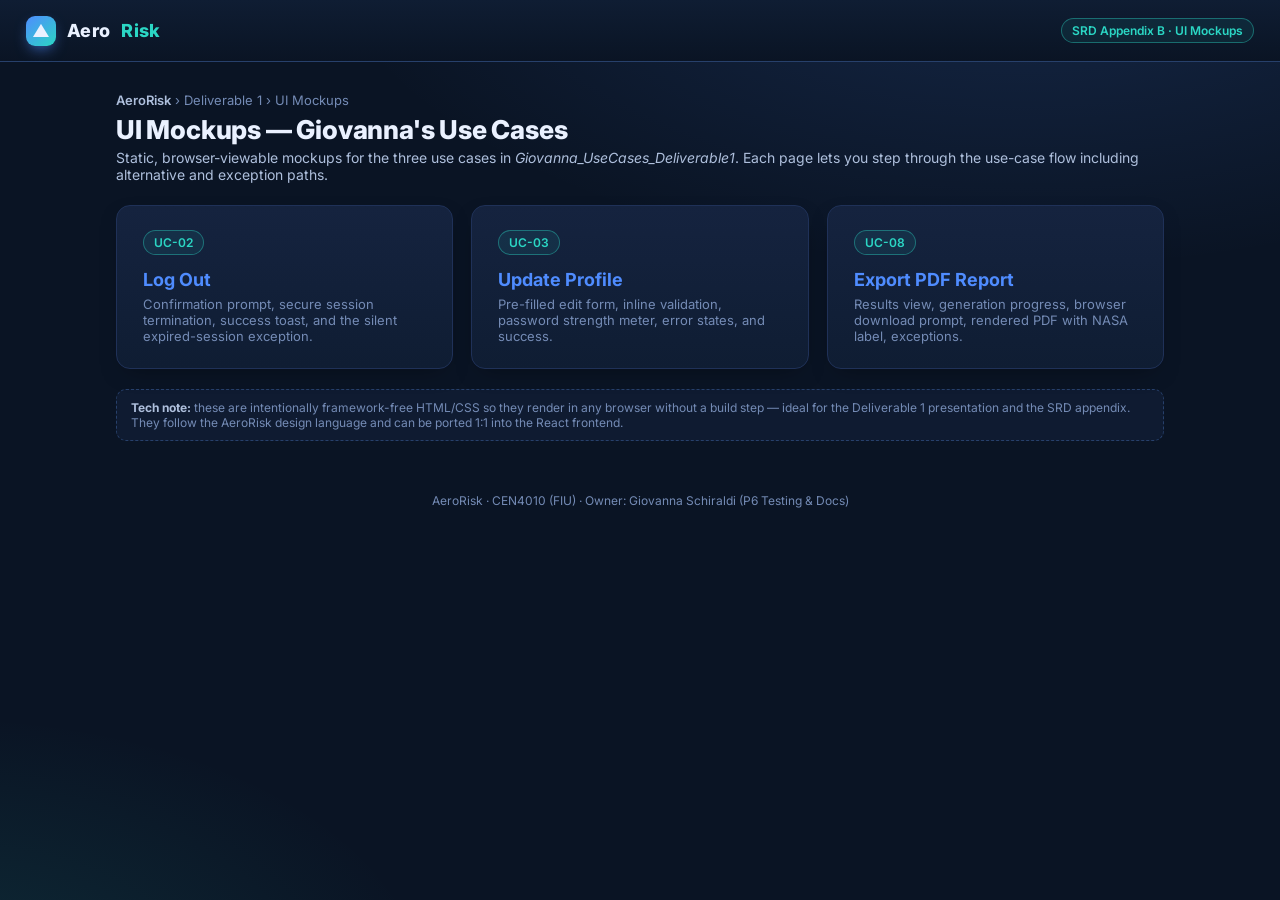
<file: docs/srd/ui/giovanna/index.html>
<!DOCTYPE html>
<html lang="en">
<head>
  <meta charset="UTF-8" />
  <meta name="viewport" content="width=device-width, initial-scale=1.0" />
  <title>AeroRisk · UI Mockups — Giovanna's Use Cases</title>
  <link rel="preconnect" href="https://fonts.googleapis.com" />
  <link href="https://fonts.googleapis.com/css2?family=Inter:wght@400;500;600;700;800&family=JetBrains+Mono:wght@400;600&display=swap" rel="stylesheet" />
  <link rel="stylesheet" href="assets/style.css" />
</head>
<body>
  <nav class="nav">
    <div class="brand"><span class="logo">▲</span> Aero<span class="tag">Risk</span></div>
    <div class="nav-right">
      <span class="badge badge-accent">SRD Appendix B · UI Mockups</span>
    </div>
  </nav>

  <main class="page">
    <div class="crumbs"><b>AeroRisk</b> › Deliverable 1 › UI Mockups</div>
    <h1 class="h1">UI Mockups — Giovanna's Use Cases</h1>
    <p class="sub">Static, browser-viewable mockups for the three use cases in <i>Giovanna_UseCases_Deliverable1</i>. Each page lets you step through the use-case flow including alternative and exception paths.</p>

    <div class="grid-2" style="grid-template-columns:repeat(3,1fr);">
      <a href="uc-02-logout.html" class="card card-pad" style="display:block;">
        <span class="badge badge-accent">UC-02</span>
        <h2 style="font-size:18px;margin:14px 0 6px;">Log Out</h2>
        <p class="muted" style="font-size:13px;margin:0;">Confirmation prompt, secure session termination, success toast, and the silent expired-session exception.</p>
      </a>
      <a href="uc-03-update-profile.html" class="card card-pad" style="display:block;">
        <span class="badge badge-accent">UC-03</span>
        <h2 style="font-size:18px;margin:14px 0 6px;">Update Profile</h2>
        <p class="muted" style="font-size:13px;margin:0;">Pre-filled edit form, inline validation, password strength meter, error states, and success.</p>
      </a>
      <a href="uc-08-export-pdf.html" class="card card-pad" style="display:block;">
        <span class="badge badge-accent">UC-08</span>
        <h2 style="font-size:18px;margin:14px 0 6px;">Export PDF Report</h2>
        <p class="muted" style="font-size:13px;margin:0;">Results view, generation progress, browser download prompt, rendered PDF with NASA label, exceptions.</p>
      </a>
    </div>

    <div class="spacer-20"></div>
    <div class="mock-note">
      <b>Tech note:</b> these are intentionally framework-free HTML/CSS so they render in any browser without a build step — ideal for the Deliverable 1 presentation and the SRD appendix. They follow the AeroRisk design language and can be ported 1:1 into the React frontend.
    </div>

    <p class="mock-footer">AeroRisk · CEN4010 (FIU) · Owner: Giovanna Schiraldi (P6 Testing &amp; Docs)</p>
  </main>
</body>
</html>
</file>
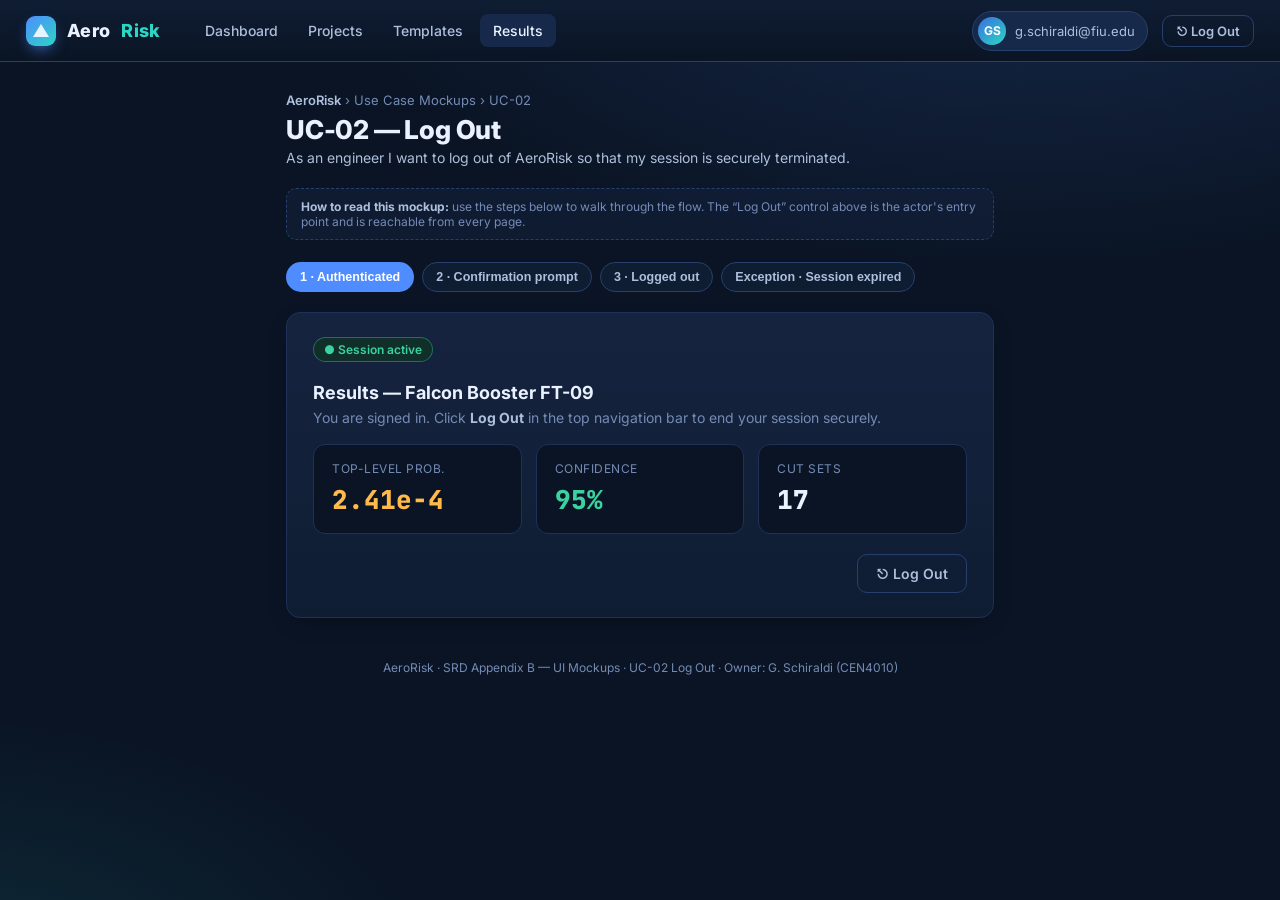
<file: docs/srd/ui/giovanna/uc-02-logout.html>
<!DOCTYPE html>
<html lang="en">
<head>
  <meta charset="UTF-8" />
  <meta name="viewport" content="width=device-width, initial-scale=1.0" />
  <title>AeroRisk · UC-02 Log Out — UI Mockup</title>
  <link rel="preconnect" href="https://fonts.googleapis.com" />
  <link href="https://fonts.googleapis.com/css2?family=Inter:wght@400;500;600;700;800&family=JetBrains+Mono:wght@400;600&display=swap" rel="stylesheet" />
  <link rel="stylesheet" href="assets/style.css" />
</head>
<body>
  <!-- ============ App shell / navigation bar ============ -->
  <nav class="nav">
    <div class="brand"><span class="logo">▲</span> Aero<span class="tag">Risk</span></div>
    <div class="nav-links">
      <a href="#">Dashboard</a>
      <a href="#">Projects</a>
      <a href="#">Templates</a>
      <a href="#" class="active">Results</a>
    </div>
    <div class="nav-right">
      <div class="user-chip"><span class="avatar">GS</span> g.schiraldi@fiu.edu</div>
      <!-- Logout entry point — visible from every page (NFR: usability) -->
      <button class="btn btn-ghost btn-sm" data-show="logout" data-target="confirm">⎋ Log Out</button>
    </div>
  </nav>

  <main class="page page-narrow">
    <div class="crumbs"><b>AeroRisk</b> › Use Case Mockups › UC-02</div>
    <h1 class="h1">UC-02 — Log Out</h1>
    <p class="sub">As an engineer I want to log out of AeroRisk so that my session is securely terminated.</p>

    <div class="mock-note">
      <b>How to read this mockup:</b> use the steps below to walk through the flow.
      The “Log Out” control above is the actor's entry point and is reachable from every page.
    </div>

    <!-- step switcher (mockup chrome) -->
    <div class="states">
      <button class="seg" data-show="logout" data-target="active">1 · Authenticated</button>
      <button class="seg" data-show="logout" data-target="confirm">2 · Confirmation prompt</button>
      <button class="seg" data-show="logout" data-target="done">3 · Logged out</button>
      <button class="seg" data-show="logout" data-target="expired">Exception · Session expired</button>
    </div>

    <!-- ================= STATE: authenticated (any page) ================= -->
    <section data-screen="logout" data-name="active">
      <div class="card card-pad">
        <span class="badge badge-ok">● Session active</span>
        <div class="spacer-20"></div>
        <h2 style="margin:0 0 6px;font-size:18px;">Results — Falcon Booster FT-09</h2>
        <p class="muted" style="margin:0 0 18px;font-size:14px;">You are signed in. Click <b style="color:var(--ink-soft)">Log Out</b> in the top navigation bar to end your session securely.</p>
        <div class="metric-grid">
          <div class="metric"><div class="k">Top-level prob.</div><div class="v warn">2.41e-4</div></div>
          <div class="metric"><div class="k">Confidence</div><div class="v ok">95%</div></div>
          <div class="metric"><div class="k">Cut sets</div><div class="v">17</div></div>
        </div>
        <div class="spacer-20"></div>
        <div class="row end"><button class="btn btn-ghost" data-show="logout" data-target="confirm">⎋ Log Out</button></div>
      </div>
    </section>

    <!-- ================= STATE: confirmation modal ================= -->
    <section data-screen="logout" data-name="confirm">
      <div class="card card-pad" style="filter:saturate(.8) brightness(.7);pointer-events:none;">
        <span class="badge badge-ok">● Session active</span>
        <div class="spacer-20"></div>
        <h2 style="margin:0;font-size:18px;">Results — Falcon Booster FT-09</h2>
      </div>
      <div class="modal-backdrop">
        <div class="modal">
          <div class="modal-ic">⎋</div>
          <h3>Are you sure you want to log out?</h3>
          <p>Your session token will be invalidated and any unsaved view state will be cleared from this browser.</p>
          <div class="modal-actions">
            <button class="btn btn-ghost" data-show="logout" data-target="active">Cancel</button>
            <button class="btn btn-danger" data-show="logout" data-target="done">Yes, log out</button>
          </div>
        </div>
      </div>
    </section>

    <!-- ================= STATE: logged out (login page + toast) ================= -->
    <section data-screen="logout" data-name="done">
      <div class="auth-wrap" style="min-height:auto;padding:10px 0 0;">
        <div class="auth-card">
          <div class="toast toast-ok" style="margin-bottom:22px;">
            <span class="ic">✓</span> You have been logged out successfully.
          </div>
          <div class="card card-pad">
            <div class="auth-logo">
              <span class="logo">▲</span>
              <h1>AeroRisk</h1>
              <p>Probabilistic Risk Assessment Platform</p>
            </div>
            <div class="field">
              <label>Email</label>
              <input class="input" type="email" placeholder="you@organization.edu" />
            </div>
            <div class="field">
              <label>Password</label>
              <input class="input" type="password" placeholder="••••••••" />
            </div>
            <button class="btn btn-primary btn-block">Log in</button>
            <p class="muted" style="text-align:center;font-size:13px;margin:16px 0 0;">Session token invalidated · audit log updated · 100% server-side termination</p>
          </div>
          <div class="row" style="justify-content:center;margin-top:16px;">
            <button class="btn btn-ghost btn-sm" data-show="logout" data-target="active">↻ Replay flow</button>
          </div>
        </div>
      </div>
    </section>

    <!-- ================= EXCEPTION: already-expired session ================= -->
    <section data-screen="logout" data-name="expired">
      <div class="auth-wrap" style="min-height:auto;padding:10px 0 0;">
        <div class="auth-card">
          <div class="mock-note" style="margin-bottom:18px;">
            <b>Exception path:</b> the session had already expired before the user clicked Log Out.
            The system <b>silently</b> redirects to the login page with <b>no error shown</b> (per spec).
          </div>
          <div class="card card-pad">
            <div class="auth-logo">
              <span class="logo">▲</span>
              <h1>AeroRisk</h1>
              <p>Probabilistic Risk Assessment Platform</p>
            </div>
            <div class="field">
              <label>Email</label>
              <input class="input" type="email" placeholder="you@organization.edu" />
            </div>
            <div class="field">
              <label>Password</label>
              <input class="input" type="password" placeholder="••••••••" />
            </div>
            <button class="btn btn-primary btn-block">Log in</button>
          </div>
          <div class="row" style="justify-content:center;margin-top:16px;">
            <button class="btn btn-ghost btn-sm" data-show="logout" data-target="active">↻ Replay flow</button>
          </div>
        </div>
      </div>
    </section>

    <p class="mock-footer">AeroRisk · SRD Appendix B — UI Mockups · UC-02 Log Out · Owner: G. Schiraldi (CEN4010)</p>
  </main>

  <script src="assets/mock.js"></script>
</body>
</html>
</file>
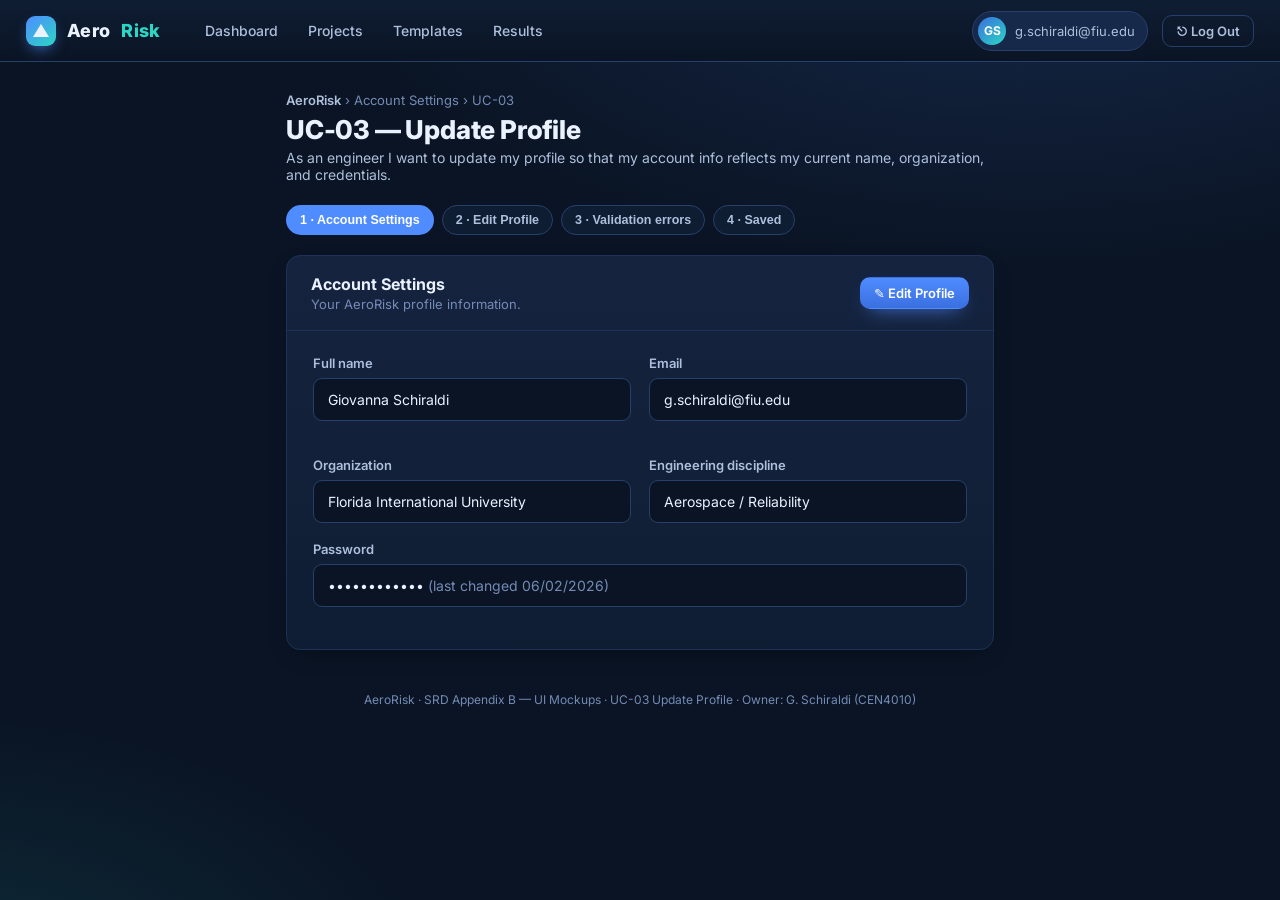
<file: docs/srd/ui/giovanna/uc-03-update-profile.html>
<!DOCTYPE html>
<html lang="en">
<head>
  <meta charset="UTF-8" />
  <meta name="viewport" content="width=device-width, initial-scale=1.0" />
  <title>AeroRisk · UC-03 Update Profile — UI Mockup</title>
  <link rel="preconnect" href="https://fonts.googleapis.com" />
  <link href="https://fonts.googleapis.com/css2?family=Inter:wght@400;500;600;700;800&family=JetBrains+Mono:wght@400;600&display=swap" rel="stylesheet" />
  <link rel="stylesheet" href="assets/style.css" />
</head>
<body>
  <nav class="nav">
    <div class="brand"><span class="logo">▲</span> Aero<span class="tag">Risk</span></div>
    <div class="nav-links">
      <a href="#">Dashboard</a>
      <a href="#">Projects</a>
      <a href="#">Templates</a>
      <a href="#">Results</a>
    </div>
    <div class="nav-right">
      <div class="user-chip"><span class="avatar">GS</span> g.schiraldi@fiu.edu</div>
      <button class="btn btn-ghost btn-sm">⎋ Log Out</button>
    </div>
  </nav>

  <main class="page page-narrow">
    <div class="crumbs"><b>AeroRisk</b> › Account Settings › UC-03</div>
    <h1 class="h1">UC-03 — Update Profile</h1>
    <p class="sub">As an engineer I want to update my profile so that my account info reflects my current name, organization, and credentials.</p>

    <div class="states">
      <button class="seg" data-show="profile" data-target="view">1 · Account Settings</button>
      <button class="seg" data-show="profile" data-target="edit">2 · Edit Profile</button>
      <button class="seg" data-show="profile" data-target="errors">3 · Validation errors</button>
      <button class="seg" data-show="profile" data-target="saved">4 · Saved</button>
    </div>

    <!-- ================= STATE: read-only account settings ================= -->
    <section data-screen="profile" data-name="view">
      <div class="card">
        <div class="card-head">
          <div>
            <h2>Account Settings</h2>
            <div class="desc">Your AeroRisk profile information.</div>
          </div>
          <button class="btn btn-primary btn-sm" data-show="profile" data-target="edit">✎ Edit Profile</button>
        </div>
        <div class="card-pad">
          <div class="grid-2">
            <div class="field"><label>Full name</label><div class="input" style="pointer-events:none;">Giovanna Schiraldi</div></div>
            <div class="field"><label>Email</label><div class="input" style="pointer-events:none;">g.schiraldi@fiu.edu</div></div>
            <div class="field"><label>Organization</label><div class="input" style="pointer-events:none;">Florida International University</div></div>
            <div class="field"><label>Engineering discipline</label><div class="input" style="pointer-events:none;">Aerospace / Reliability</div></div>
          </div>
          <div class="field"><label>Password</label><div class="input" style="pointer-events:none;">•••••••••••• <span class="muted">(last changed 06/02/2026)</span></div></div>
        </div>
      </div>
    </section>

    <!-- ================= STATE: edit (pre-populated) ================= -->
    <section data-screen="profile" data-name="edit">
      <div class="card">
        <div class="card-head">
          <div>
            <h2>Edit Profile</h2>
            <div class="desc">Fields are pre-filled — change only what you need. Inline validation appears as you type.</div>
          </div>
          <span class="badge">Editing</span>
        </div>
        <div class="card-pad">
          <div class="grid-2">
            <div class="field">
              <label>Full name <span class="req">*</span></label>
              <input class="input is-ok" value="Giovanna Schiraldi" />
            </div>
            <div class="field">
              <label>Email <span class="req">*</span></label>
              <input class="input is-ok" value="g.schiraldi@fiu.edu" />
              <div class="ok-msg">✓ Available · format valid</div>
            </div>
            <div class="field">
              <label>Organization <span class="req">*</span></label>
              <input class="input" value="Florida International University" />
            </div>
            <div class="field">
              <label>Engineering discipline <span class="req">*</span></label>
              <select class="select">
                <option>Aerospace / Reliability</option>
                <option>Mechanical</option>
                <option>Systems</option>
                <option>Electrical</option>
                <option>Software</option>
              </select>
            </div>
          </div>

          <div class="spacer-12"></div>
          <h2 style="font-size:14px;color:var(--ink-soft);margin:6px 0 14px;border-top:1px solid var(--line-soft);padding-top:18px;">Change password <span class="muted" style="font-weight:400;">(optional)</span></h2>
          <div class="grid-2">
            <div class="field">
              <label>New password</label>
              <div class="input-wrap">
                <input class="input is-ok" type="password" value="Aero2026x" />
                <span class="tip-btn" title="Password rules">?</span>
              </div>
              <div class="meter"><span style="width:80%;background:var(--ok);"></span></div>
              <div class="meter-label" style="color:var(--ok);">Strong</div>
            </div>
            <div class="field">
              <label>Confirm new password</label>
              <input class="input is-ok" type="password" value="Aero2026x" />
              <div class="ok-msg">✓ Passwords match</div>
            </div>
          </div>
          <div class="tooltip">
            <b>Password requirements</b>
            <ul>
              <li>Minimum 8 characters</li>
              <li>At least 1 uppercase letter</li>
              <li>At least 1 number</li>
            </ul>
            Changing your password will sign you out of all other active sessions.
          </div>

          <div class="spacer-20"></div>
          <div class="row end">
            <button class="btn btn-ghost" data-show="profile" data-target="view">Cancel</button>
            <button class="btn btn-primary" data-show="profile" data-target="saved">Save Changes</button>
          </div>
        </div>
      </div>
    </section>

    <!-- ================= STATE: validation errors / exceptions ================= -->
    <section data-screen="profile" data-name="errors">
      <div class="toast toast-err" style="margin-bottom:18px;">
        <span class="ic">!</span> Please fix the highlighted fields before saving.
      </div>
      <div class="card">
        <div class="card-head"><div><h2>Edit Profile</h2><div class="desc">Exception paths from the use case shown inline.</div></div><span class="badge">Editing</span></div>
        <div class="card-pad">
          <div class="grid-2">
            <div class="field">
              <label>Full name <span class="req">*</span></label>
              <input class="input is-error" value="" placeholder="Required" />
              <div class="err-msg">⚠ Full name is required.</div>
            </div>
            <div class="field">
              <label>Email <span class="req">*</span></label>
              <input class="input is-error" value="r.moraes@fiu.edu" />
              <div class="err-msg">⚠ This email is already in use.</div>
            </div>
            <div class="field">
              <label>Organization <span class="req">*</span></label>
              <input class="input" value="Florida International University" />
            </div>
            <div class="field">
              <label>Engineering discipline <span class="req">*</span></label>
              <select class="select"><option>Aerospace / Reliability</option></select>
            </div>
          </div>

          <div class="spacer-12"></div>
          <h2 style="font-size:14px;color:var(--ink-soft);margin:6px 0 14px;border-top:1px solid var(--line-soft);padding-top:18px;">Change password <span class="muted" style="font-weight:400;">(optional)</span></h2>
          <div class="grid-2">
            <div class="field">
              <label>New password</label>
              <input class="input is-error" type="password" value="aero" />
              <div class="meter"><span style="width:25%;background:var(--danger);"></span></div>
              <div class="meter-label" style="color:var(--danger);">Too weak — min 8 chars, 1 uppercase, 1 number</div>
            </div>
            <div class="field">
              <label>Confirm new password</label>
              <input class="input is-error" type="password" value="aero99" />
              <div class="err-msg">⚠ Passwords do not match.</div>
            </div>
          </div>

          <div class="spacer-20"></div>
          <div class="row end">
            <button class="btn btn-ghost" data-show="profile" data-target="view">Cancel</button>
            <button class="btn btn-primary" data-show="profile" data-target="edit">Save Changes</button>
          </div>
        </div>
      </div>
    </section>

    <!-- ================= STATE: success ================= -->
    <section data-screen="profile" data-name="saved">
      <div class="toast toast-ok" style="margin-bottom:18px;">
        <span class="ic">✓</span> Profile updated successfully.
      </div>
      <div class="card">
        <div class="card-head">
          <div><h2>Account Settings</h2><div class="desc">Changes persisted to the database · audit log updated.</div></div>
          <button class="btn btn-primary btn-sm" data-show="profile" data-target="edit">✎ Edit Profile</button>
        </div>
        <div class="card-pad">
          <div class="grid-2">
            <div class="field"><label>Full name</label><div class="input" style="pointer-events:none;">Giovanna Schiraldi</div></div>
            <div class="field"><label>Email</label><div class="input" style="pointer-events:none;">g.schiraldi@fiu.edu</div></div>
            <div class="field"><label>Organization</label><div class="input" style="pointer-events:none;">Florida International University</div></div>
            <div class="field"><label>Engineering discipline</label><div class="input" style="pointer-events:none;">Aerospace / Reliability</div></div>
          </div>
          <div class="field"><label>Password</label><div class="input" style="pointer-events:none;">•••••••••••• <span class="muted">(updated just now · other sessions signed out)</span></div></div>
        </div>
      </div>
    </section>

    <p class="mock-footer">AeroRisk · SRD Appendix B — UI Mockups · UC-03 Update Profile · Owner: G. Schiraldi (CEN4010)</p>
  </main>

  <script src="assets/mock.js"></script>
</body>
</html>
</file>
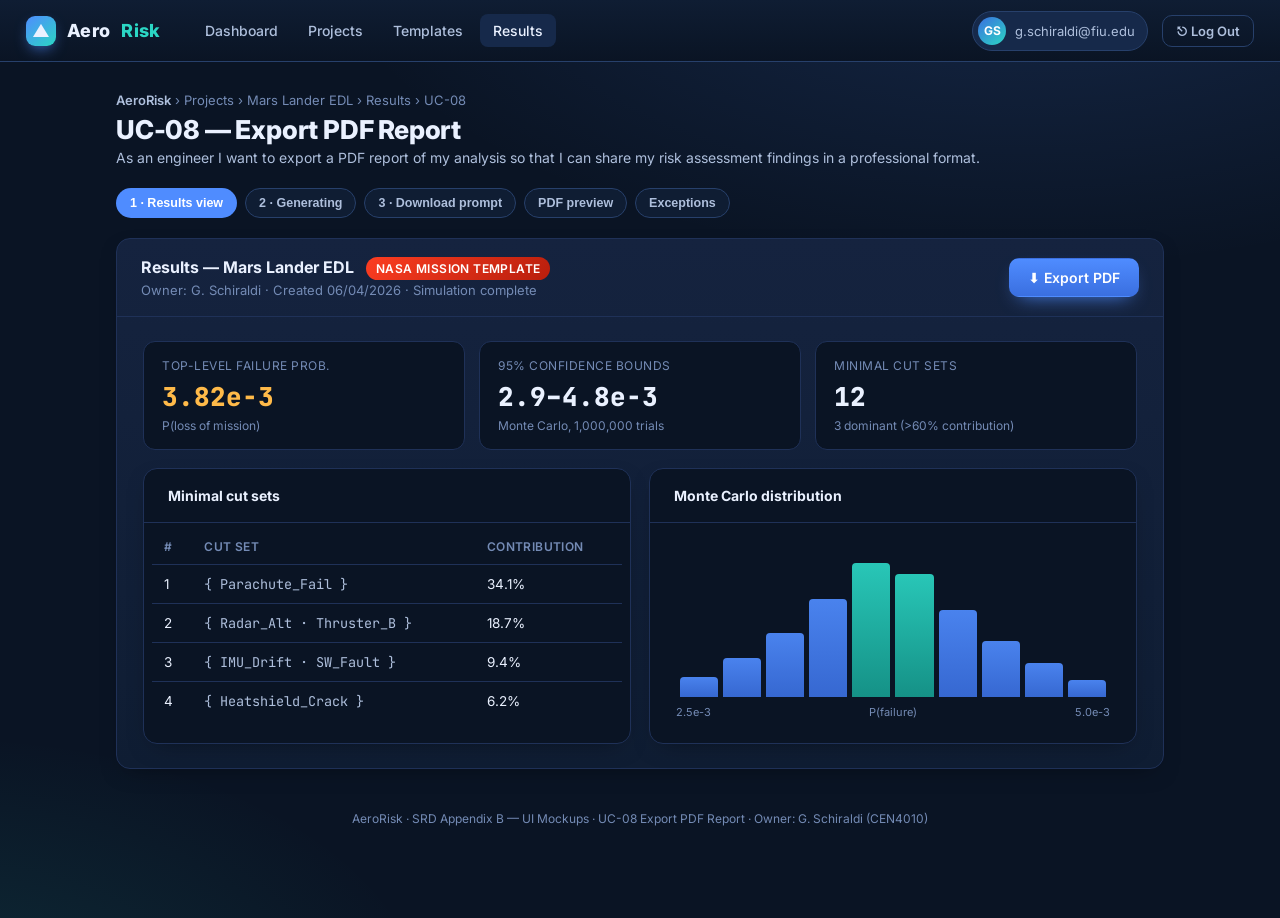
<file: docs/srd/ui/giovanna/uc-08-export-pdf.html>
<!DOCTYPE html>
<html lang="en">
<head>
  <meta charset="UTF-8" />
  <meta name="viewport" content="width=device-width, initial-scale=1.0" />
  <title>AeroRisk · UC-08 Export PDF Report — UI Mockup</title>
  <link rel="preconnect" href="https://fonts.googleapis.com" />
  <link href="https://fonts.googleapis.com/css2?family=Inter:wght@400;500;600;700;800&family=JetBrains+Mono:wght@400;600&display=swap" rel="stylesheet" />
  <link rel="stylesheet" href="assets/style.css" />
</head>
<body>
  <nav class="nav">
    <div class="brand"><span class="logo">▲</span> Aero<span class="tag">Risk</span></div>
    <div class="nav-links">
      <a href="#">Dashboard</a>
      <a href="#">Projects</a>
      <a href="#">Templates</a>
      <a href="#" class="active">Results</a>
    </div>
    <div class="nav-right">
      <div class="user-chip"><span class="avatar">GS</span> g.schiraldi@fiu.edu</div>
      <button class="btn btn-ghost btn-sm">⎋ Log Out</button>
    </div>
  </nav>

  <main class="page">
    <div class="crumbs"><b>AeroRisk</b> › Projects › Mars Lander EDL › Results › UC-08</div>
    <h1 class="h1">UC-08 — Export PDF Report</h1>
    <p class="sub">As an engineer I want to export a PDF report of my analysis so that I can share my risk assessment findings in a professional format.</p>

    <div class="states">
      <button class="seg" data-show="pdf" data-target="results">1 · Results view</button>
      <button class="seg" data-show="pdf" data-target="generating">2 · Generating</button>
      <button class="seg" data-show="pdf" data-target="download">3 · Download prompt</button>
      <button class="seg" data-show="pdf" data-target="preview">PDF preview</button>
      <button class="seg" data-show="pdf" data-target="errors">Exceptions</button>
    </div>

    <!-- ================= STATE: results view (entry point) ================= -->
    <section data-screen="pdf" data-name="results">
      <div class="card">
        <div class="card-head">
          <div>
            <h2>Results — Mars Lander EDL <span class="badge badge-nasa" style="margin-left:8px;">NASA MISSION TEMPLATE</span></h2>
            <div class="desc">Owner: G. Schiraldi · Created 06/04/2026 · Simulation complete</div>
          </div>
          <button class="btn btn-primary" data-show="pdf" data-target="generating">⬇ Export PDF</button>
        </div>
        <div class="card-pad">
          <div class="metric-grid">
            <div class="metric"><div class="k">Top-level failure prob.</div><div class="v warn">3.82e-3</div><div class="s">P(loss of mission)</div></div>
            <div class="metric"><div class="k">95% confidence bounds</div><div class="v">2.9–4.8e-3</div><div class="s">Monte Carlo, 1,000,000 trials</div></div>
            <div class="metric"><div class="k">Minimal cut sets</div><div class="v">12</div><div class="s">3 dominant (&gt;60% contribution)</div></div>
          </div>

          <div class="grid-2" style="margin-top:18px;">
            <div class="card" style="background:var(--navy-900);">
              <div class="card-head"><div><h2 style="font-size:14px;">Minimal cut sets</h2></div></div>
              <div class="card-pad" style="padding:6px 8px;">
                <table class="cut-sets">
                  <thead><tr><th>#</th><th>Cut set</th><th>Contribution</th></tr></thead>
                  <tbody>
                    <tr><td>1</td><td class="mono">{ Parachute_Fail }</td><td>34.1%</td></tr>
                    <tr><td>2</td><td class="mono">{ Radar_Alt · Thruster_B }</td><td>18.7%</td></tr>
                    <tr><td>3</td><td class="mono">{ IMU_Drift · SW_Fault }</td><td>9.4%</td></tr>
                    <tr><td>4</td><td class="mono">{ Heatshield_Crack }</td><td>6.2%</td></tr>
                  </tbody>
                </table>
              </div>
            </div>
            <div class="card" style="background:var(--navy-900);">
              <div class="card-head"><div><h2 style="font-size:14px;">Monte Carlo distribution</h2></div></div>
              <div class="card-pad">
                <div class="histogram">
                  <div class="bar" style="height:14%"></div>
                  <div class="bar" style="height:28%"></div>
                  <div class="bar" style="height:46%"></div>
                  <div class="bar" style="height:70%"></div>
                  <div class="bar peak" style="height:96%"></div>
                  <div class="bar peak" style="height:88%"></div>
                  <div class="bar" style="height:62%"></div>
                  <div class="bar" style="height:40%"></div>
                  <div class="bar" style="height:24%"></div>
                  <div class="bar" style="height:12%"></div>
                </div>
                <div class="row" style="justify-content:space-between;margin-top:8px;"><span class="muted" style="font-size:11px;">2.5e-3</span><span class="muted" style="font-size:11px;">P(failure)</span><span class="muted" style="font-size:11px;">5.0e-3</span></div>
              </div>
            </div>
          </div>
        </div>
      </div>
    </section>

    <!-- ================= STATE: generating ================= -->
    <section data-screen="pdf" data-name="generating">
      <div class="card card-pad" style="text-align:center;padding:60px 26px;">
        <div class="modal-ic" style="background:rgba(79,140,255,.12);color:var(--accent);border-color:rgba(79,140,255,.3);margin-bottom:18px;">⬇</div>
        <h2 style="margin:0 0 8px;font-size:18px;">Generating PDF report…</h2>
        <p class="muted" style="font-size:14px;max-width:420px;margin:0 auto 20px;">Retrieving project metadata, fault tree model, and simulation results · rendering Monte Carlo histogram.</p>
        <div class="meter" style="max-width:320px;margin:0 auto;height:8px;"><span style="width:68%;background:linear-gradient(90deg,var(--accent),var(--accent-2));"></span></div>
        <div class="spacer-20"></div>
        <button class="btn btn-ghost btn-sm" data-show="pdf" data-target="download">Continue →</button>
      </div>
    </section>

    <!-- ================= STATE: browser download prompt ================= -->
    <section data-screen="pdf" data-name="download">
      <div class="card card-pad" style="filter:brightness(.65);pointer-events:none;">
        <div class="card-head" style="padding:0 0 14px;"><div><h2>Results — Mars Lander EDL</h2></div></div>
        <div class="metric-grid">
          <div class="metric"><div class="k">Top-level failure prob.</div><div class="v warn">3.82e-3</div></div>
          <div class="metric"><div class="k">Confidence</div><div class="v">2.9–4.8e-3</div></div>
          <div class="metric"><div class="k">Cut sets</div><div class="v">12</div></div>
        </div>
      </div>
      <div class="modal-backdrop">
        <div class="modal" style="max-width:480px;text-align:left;">
          <div class="row" style="gap:14px;">
            <div class="modal-ic" style="margin:0;background:#3a1620;color:var(--danger);">PDF</div>
            <div>
              <h3 style="margin:0;font-size:16px;">Save file</h3>
              <p style="margin:2px 0 0;font-size:13px;">Your browser is downloading the report.</p>
            </div>
          </div>
          <div class="spacer-20"></div>
          <div class="metric" style="display:flex;align-items:center;gap:12px;">
            <span style="font-size:22px;">📄</span>
            <div class="flex-1">
              <div style="font-weight:700;font-size:14px;">AeroRisk_MarsLanderEDL_Report.pdf</div>
              <div class="muted" style="font-size:12px;">PDF document · 2.3 MB</div>
            </div>
          </div>
          <div class="spacer-20"></div>
          <div class="modal-actions">
            <button class="btn btn-ghost" data-show="pdf" data-target="results">Cancel</button>
            <button class="btn btn-primary" data-show="pdf" data-target="preview">Save</button>
          </div>
        </div>
      </div>
    </section>

    <!-- ================= STATE: rendered PDF preview ================= -->
    <section data-screen="pdf" data-name="preview">
      <div class="toast toast-ok" style="margin-bottom:18px;">
        <span class="ic">✓</span> Report downloaded · export logged in the project audit trail.
      </div>
      <div class="pdf-doc">
        <div class="pdf-head">
          <div>
            <div class="pdf-brand"><span class="logo">▲</span> AeroRisk</div>
            <h1 style="margin-top:8px;">Risk Assessment Report</h1>
            <div style="color:#41506b;">Mars Lander EDL</div>
          </div>
          <div style="text-align:right;">
            <div class="pdf-nasa">NASA MISSION CONTEXT</div>
            <div style="color:#8090ab;font-size:10.5px;margin-top:8px;">Generated 06/15/2026</div>
          </div>
        </div>

        <h2>Project Summary</h2>
        <div class="meta-row">
          <span><b>Project:</b> Mars Lander EDL</span>
          <span><b>Owner:</b> Giovanna Schiraldi</span>
          <span><b>Created:</b> 06/04/2026</span>
          <span><b>Template:</b> NASA EDL Reference</span>
        </div>

        <h2>Fault Tree Summary</h2>
        <table>
          <tr><th>Top event</th><th>Gates</th><th>Basic events</th><th>Minimal cut sets</th></tr>
          <tr><td>Loss of Mission (EDL)</td><td>9 (5 AND / 4 OR)</td><td>23</td><td>12</td></tr>
        </table>

        <h2>Quantitative Results</h2>
        <table>
          <tr><th>Metric</th><th>Value</th></tr>
          <tr><td>Top-level failure probability</td><td>3.82 × 10⁻³</td></tr>
          <tr><td>95% confidence bounds</td><td>2.9 × 10⁻³ – 4.8 × 10⁻³</td></tr>
          <tr><td>Monte Carlo trials</td><td>1,000,000</td></tr>
        </table>

        <h2>Dominant Minimal Cut Sets</h2>
        <table>
          <tr><th>#</th><th>Cut set</th><th>Contribution</th></tr>
          <tr><td>1</td><td>Parachute_Fail</td><td>34.1%</td></tr>
          <tr><td>2</td><td>Radar_Alt · Thruster_B</td><td>18.7%</td></tr>
          <tr><td>3</td><td>IMU_Drift · SW_Fault</td><td>9.4%</td></tr>
        </table>

        <h2>Monte Carlo Distribution</h2>
        <div class="pdf-hist">
          <div class="b" style="height:16%"></div><div class="b" style="height:30%"></div>
          <div class="b" style="height:50%"></div><div class="b" style="height:72%"></div>
          <div class="b" style="height:98%"></div><div class="b" style="height:90%"></div>
          <div class="b" style="height:64%"></div><div class="b" style="height:42%"></div>
          <div class="b" style="height:26%"></div><div class="b" style="height:13%"></div>
        </div>

        <div class="pdf-foot">
          <span>AeroRisk · Probabilistic Risk Assessment Platform</span>
          <span>Page 1 of 1 · Confidential</span>
        </div>
      </div>
      <div class="row" style="justify-content:center;margin-top:18px;">
        <button class="btn btn-ghost btn-sm" data-show="pdf" data-target="results">↻ Back to results</button>
      </div>
    </section>

    <!-- ================= STATE: exceptions ================= -->
    <section data-screen="pdf" data-name="errors">
      <div class="card card-pad">
        <h2 style="margin:0 0 14px;font-size:16px;">Exception paths</h2>
        <div class="toast toast-err" style="margin-bottom:14px;">
          <span class="ic">!</span> Report generation failed. Please try again.
        </div>
        <p class="muted" style="font-size:13px;margin:0 0 24px;">Shown when PDF generation fails due to a server error. The export is not recorded.</p>

        <div class="toast toast-warn" style="margin-bottom:14px;">
          <span class="ic">!</span> Cannot export — simulation results are incomplete. Please re-run the simulation.
        </div>
        <p class="muted" style="font-size:13px;margin:0 0 24px;">Shown when the simulation results data is incomplete. Export is blocked.</p>

        <div class="mock-note" style="margin:0;">
          <b>Cancel path:</b> if the user dismisses the browser download prompt, the file is discarded and <b>no export record is created</b> in the audit log.
        </div>
        <div class="spacer-20"></div>
        <div class="row end"><button class="btn btn-ghost btn-sm" data-show="pdf" data-target="results">↻ Back to results</button></div>
      </div>
    </section>

    <p class="mock-footer">AeroRisk · SRD Appendix B — UI Mockups · UC-08 Export PDF Report · Owner: G. Schiraldi (CEN4010)</p>
  </main>

  <script src="assets/mock.js"></script>
</body>
</html>
</file>
<file: docs/srd/ui/giovanna/assets/style.css>
/* ===================================================================
   AeroRisk — Shared UI Mockup Design System
   Author: Giovanna Schiraldi (P6 Testing & Docs)
   Use Cases: UC-02 Log Out · UC-03 Update Profile · UC-08 Export PDF
   These are static, browser-viewable mockups (SRD Appendix B).
   =================================================================== */

:root {
  /* Brand palette — aerospace / mission-control theme */
  --navy-900: #0a1424;
  --navy-800: #0f1d33;
  --navy-700: #16294a;
  --navy-600: #1d3358;
  --panel:    #15233f;
  --panel-2:  #1b2d4f;
  --line:     #27406b;
  --line-soft:#1f3158;

  --ink:      #eaf1ff;
  --ink-soft: #aebfdc;
  --ink-dim:  #748bb5;

  --accent:   #4f8cff;   /* primary action blue */
  --accent-2: #2bd6c4;   /* mission teal */
  --accent-deep:#3a6fe0;

  --danger:   #ff5d6c;
  --danger-bg:#3a1620;
  --warn:     #ffba49;
  --ok:       #3ad29f;
  --ok-bg:    #102f29;

  --nasa:     #fc3d21;   /* NASA red accent */

  --radius:   14px;
  --radius-sm:9px;
  --shadow:   0 18px 50px -20px rgba(0,0,0,.65);
  --shadow-sm:0 8px 24px -12px rgba(0,0,0,.5);
  --font: "Inter", "Segoe UI", system-ui, -apple-system, Roboto, Arial, sans-serif;
  --mono: "JetBrains Mono", "SF Mono", ui-monospace, Menlo, Consolas, monospace;
}

* { box-sizing: border-box; }

html, body {
  margin: 0;
  padding: 0;
  font-family: var(--font);
  color: var(--ink);
  background:
    radial-gradient(1200px 600px at 80% -10%, rgba(79,140,255,.18), transparent 60%),
    radial-gradient(900px 500px at -5% 110%, rgba(43,214,196,.12), transparent 55%),
    var(--navy-900);
  min-height: 100vh;
  -webkit-font-smoothing: antialiased;
}

a { color: var(--accent); text-decoration: none; }
a:hover { text-decoration: underline; }

/* ---------- Top navigation bar (shared shell) ---------- */
.nav {
  display: flex;
  align-items: center;
  gap: 18px;
  padding: 0 26px;
  height: 62px;
  background: linear-gradient(180deg, var(--navy-800), var(--navy-900));
  border-bottom: 1px solid var(--line);
  position: sticky;
  top: 0;
  z-index: 50;
}
.brand {
  display: flex;
  align-items: center;
  gap: 11px;
  font-weight: 800;
  letter-spacing: .3px;
  font-size: 18px;
  color: var(--ink);
}
.brand .logo {
  width: 30px; height: 30px;
  display: grid; place-items: center;
  border-radius: 9px;
  background: linear-gradient(140deg, var(--accent), var(--accent-2));
  box-shadow: 0 6px 16px -6px var(--accent);
  font-size: 17px;
}
.brand .tag { color: var(--accent-2); }

.nav-links {
  display: flex;
  gap: 4px;
  margin-left: 14px;
}
.nav-links a {
  color: var(--ink-soft);
  padding: 8px 13px;
  border-radius: 8px;
  font-size: 14px;
  font-weight: 500;
}
.nav-links a:hover { background: var(--navy-700); text-decoration: none; color: var(--ink); }
.nav-links a.active { color: var(--ink); background: var(--navy-700); }

.nav-right { margin-left: auto; display: flex; align-items: center; gap: 14px; }

.user-chip {
  display: flex; align-items: center; gap: 9px;
  padding: 5px 12px 5px 5px;
  border-radius: 999px;
  background: var(--navy-700);
  border: 1px solid var(--line);
  font-size: 13px;
  color: var(--ink-soft);
}
.avatar {
  width: 28px; height: 28px; border-radius: 50%;
  display: grid; place-items: center;
  background: linear-gradient(140deg, var(--accent-deep), var(--accent-2));
  color: #fff; font-weight: 700; font-size: 12px;
}

/* ---------- Buttons ---------- */
.btn {
  appearance: none;
  border: 1px solid transparent;
  border-radius: 10px;
  padding: 10px 18px;
  font-family: inherit;
  font-size: 14px;
  font-weight: 600;
  cursor: pointer;
  display: inline-flex;
  align-items: center;
  gap: 8px;
  transition: transform .05s ease, filter .15s ease, background .15s ease;
}
.btn:active { transform: translateY(1px); }
.btn-primary { background: linear-gradient(180deg, var(--accent), var(--accent-deep)); color: #fff; box-shadow: 0 8px 20px -10px var(--accent); }
.btn-primary:hover { filter: brightness(1.08); }
.btn-ghost { background: transparent; color: var(--ink-soft); border-color: var(--line); }
.btn-ghost:hover { background: var(--navy-700); color: var(--ink); }
.btn-danger { background: linear-gradient(180deg, #ff6b78, #e23b4c); color: #fff; box-shadow: 0 8px 20px -10px var(--danger); }
.btn-danger:hover { filter: brightness(1.06); }
.btn-block { width: 100%; justify-content: center; }
.btn-sm { padding: 7px 13px; font-size: 13px; }

/* ---------- Layout helpers ---------- */
.page { max-width: 1100px; margin: 0 auto; padding: 30px 26px 70px; }
.page-narrow { max-width: 760px; }

.crumbs { color: var(--ink-dim); font-size: 13px; margin-bottom: 6px; }
.crumbs b { color: var(--ink-soft); font-weight: 600; }
.h1 { font-size: 26px; font-weight: 800; margin: 4px 0 4px; letter-spacing: -.2px; }
.sub { color: var(--ink-soft); font-size: 14px; margin: 0 0 22px; }

.card {
  background: linear-gradient(180deg, var(--panel), var(--navy-800));
  border: 1px solid var(--line-soft);
  border-radius: var(--radius);
  box-shadow: var(--shadow-sm);
}
.card-pad { padding: 24px 26px; }
.card-head {
  display: flex; align-items: center; justify-content: space-between;
  padding: 18px 24px; border-bottom: 1px solid var(--line-soft);
}
.card-head h2 { font-size: 16px; margin: 0; font-weight: 700; }
.card-head .desc { font-size: 13px; color: var(--ink-dim); margin-top: 2px; }

.grid-2 { display: grid; grid-template-columns: 1fr 1fr; gap: 18px; }
@media (max-width: 720px){ .grid-2 { grid-template-columns: 1fr; } }

/* ---------- Forms ---------- */
.field { margin-bottom: 18px; }
.field label { display: block; font-size: 13px; font-weight: 600; color: var(--ink-soft); margin-bottom: 7px; }
.field .req { color: var(--accent-2); }
.input, .select {
  width: 100%;
  background: var(--navy-900);
  border: 1px solid var(--line);
  color: var(--ink);
  border-radius: var(--radius-sm);
  padding: 12px 14px;
  font-size: 14px;
  font-family: inherit;
  transition: border .15s ease, box-shadow .15s ease;
}
.input::placeholder { color: var(--ink-dim); }
.input:focus, .select:focus { outline: none; border-color: var(--accent); box-shadow: 0 0 0 3px rgba(79,140,255,.18); }
.input.is-error { border-color: var(--danger); box-shadow: 0 0 0 3px rgba(255,93,108,.16); }
.input.is-ok { border-color: var(--ok); }
.hint { font-size: 12px; color: var(--ink-dim); margin-top: 6px; }
.err-msg { font-size: 12.5px; color: var(--danger); margin-top: 6px; display: flex; align-items: center; gap: 6px; }
.ok-msg  { font-size: 12.5px; color: var(--ok); margin-top: 6px; display: flex; align-items: center; gap: 6px; }

.input-wrap { position: relative; }
.input-wrap .tip-btn {
  position: absolute; right: 10px; top: 50%; transform: translateY(-50%);
  width: 20px; height: 20px; border-radius: 50%;
  background: var(--navy-700); color: var(--ink-soft);
  display: grid; place-items: center; font-size: 12px; cursor: help; border: 1px solid var(--line);
}
.tooltip {
  margin-top: 8px;
  background: var(--navy-900);
  border: 1px solid var(--line);
  border-left: 3px solid var(--accent);
  border-radius: 8px;
  padding: 10px 12px;
  font-size: 12.5px;
  color: var(--ink-soft);
}
.tooltip ul { margin: 6px 0 0; padding-left: 18px; }
.tooltip li { margin: 2px 0; }

/* password strength meter */
.meter { height: 6px; border-radius: 4px; background: var(--navy-700); overflow: hidden; margin-top: 9px; }
.meter > span { display: block; height: 100%; border-radius: 4px; }
.meter-label { font-size: 12px; margin-top: 5px; }

/* ---------- Badges / pills ---------- */
.badge {
  display: inline-flex; align-items: center; gap: 6px;
  padding: 4px 10px; border-radius: 999px;
  font-size: 12px; font-weight: 600;
  border: 1px solid var(--line);
  background: var(--navy-700); color: var(--ink-soft);
}
.badge-ok { color: var(--ok); border-color: rgba(58,210,159,.4); background: var(--ok-bg); }
.badge-nasa {
  color: #fff; border: none;
  background: linear-gradient(135deg, var(--nasa), #b81e0c);
  letter-spacing: .4px;
}
.badge-accent { color: var(--accent-2); border-color: rgba(43,214,196,.4); background: rgba(43,214,196,.08); }

/* ---------- Toast / banners ---------- */
.toast {
  display: flex; align-items: center; gap: 12px;
  padding: 13px 16px; border-radius: 11px;
  font-size: 14px; font-weight: 500;
}
.toast .ic { width: 26px; height: 26px; border-radius: 50%; display: grid; place-items: center; flex: none; font-weight: 700; }
.toast-ok { background: var(--ok-bg); color: #c8f7e6; border: 1px solid rgba(58,210,159,.35); }
.toast-ok .ic { background: var(--ok); color: #06231b; }
.toast-err { background: var(--danger-bg); color: #ffd2d7; border: 1px solid rgba(255,93,108,.35); }
.toast-err .ic { background: var(--danger); color: #2a0a0f; }
.toast-warn { background: #2f2410; color: #ffe4b0; border: 1px solid rgba(255,186,73,.35); }
.toast-warn .ic { background: var(--warn); color: #2a1d04; }

/* ---------- Modal / dialog ---------- */
.modal-backdrop {
  position: fixed; inset: 0;
  background: rgba(4,9,18,.62);
  backdrop-filter: blur(3px);
  display: grid; place-items: center;
  z-index: 100; padding: 20px;
}
.modal {
  width: 100%; max-width: 440px;
  background: linear-gradient(180deg, var(--panel-2), var(--navy-800));
  border: 1px solid var(--line);
  border-radius: 16px;
  box-shadow: var(--shadow);
  padding: 26px;
  text-align: center;
  animation: pop .18s ease-out;
}
@keyframes pop { from { transform: scale(.96) translateY(6px); opacity: 0; } to { transform: none; opacity: 1; } }
.modal .modal-ic {
  width: 56px; height: 56px; border-radius: 16px; margin: 0 auto 16px;
  display: grid; place-items: center; font-size: 26px;
  background: var(--danger-bg); color: var(--danger);
  border: 1px solid rgba(255,93,108,.3);
}
.modal h3 { margin: 0 0 8px; font-size: 19px; }
.modal p { margin: 0 0 22px; color: var(--ink-soft); font-size: 14px; line-height: 1.5; }
.modal-actions { display: flex; gap: 12px; }
.modal-actions .btn { flex: 1; justify-content: center; }

/* ---------- Auth (login) screen ---------- */
.auth-wrap { min-height: calc(100vh - 0px); display: grid; place-items: center; padding: 40px 20px; }
.auth-card { width: 100%; max-width: 410px; }
.auth-logo { display: flex; flex-direction: column; align-items: center; gap: 10px; margin-bottom: 22px; }
.auth-logo .logo { width: 52px; height: 52px; font-size: 28px; border-radius: 15px; }
.auth-logo h1 { margin: 0; font-size: 24px; }
.auth-logo p { margin: 0; color: var(--ink-dim); font-size: 13px; }

/* ---------- Results / report (UC-08) ---------- */
.metric-grid { display: grid; grid-template-columns: repeat(3, 1fr); gap: 14px; }
@media (max-width: 720px){ .metric-grid { grid-template-columns: 1fr; } }
.metric {
  background: var(--navy-900);
  border: 1px solid var(--line-soft);
  border-radius: 12px;
  padding: 16px 18px;
}
.metric .k { font-size: 12px; color: var(--ink-dim); text-transform: uppercase; letter-spacing: .5px; }
.metric .v { font-size: 26px; font-weight: 800; margin-top: 6px; font-family: var(--mono); }
.metric .v.warn { color: var(--warn); }
.metric .v.ok { color: var(--ok); }
.metric .s { font-size: 12px; color: var(--ink-dim); margin-top: 4px; }

table.cut-sets { width: 100%; border-collapse: collapse; font-size: 13.5px; }
table.cut-sets th, table.cut-sets td { text-align: left; padding: 10px 12px; border-bottom: 1px solid var(--line-soft); }
table.cut-sets th { color: var(--ink-dim); font-weight: 600; font-size: 12px; text-transform: uppercase; letter-spacing: .4px; }
table.cut-sets td.mono { font-family: var(--mono); color: var(--ink-soft); }
table.cut-sets tr:last-child td { border-bottom: none; }

.histogram { display: flex; align-items: flex-end; gap: 5px; height: 150px; padding: 10px 4px 0; }
.histogram .bar { flex: 1; background: linear-gradient(180deg, var(--accent), var(--accent-deep)); border-radius: 4px 4px 0 0; min-height: 3px; opacity: .92; }
.histogram .bar.peak { background: linear-gradient(180deg, var(--accent-2), #169c8f); }

/* PDF preview document */
.pdf-doc {
  background: #ffffff;
  color: #1a2233;
  border-radius: 8px;
  padding: 30px 34px;
  font-size: 12.5px;
  line-height: 1.55;
  box-shadow: var(--shadow);
  max-height: 560px;
  overflow: auto;
}
.pdf-doc h1 { color: #0a1424; font-size: 20px; margin: 0 0 2px; }
.pdf-doc .pdf-head { display: flex; justify-content: space-between; align-items: flex-start; border-bottom: 2px solid #0a1424; padding-bottom: 14px; margin-bottom: 18px; }
.pdf-doc .pdf-brand { display: flex; align-items: center; gap: 10px; font-weight: 800; color: #0a1424; font-size: 16px; }
.pdf-doc .pdf-brand .logo { width: 26px; height: 26px; border-radius: 7px; background: linear-gradient(140deg, var(--accent), var(--accent-2)); display: grid; place-items: center; color: #fff; }
.pdf-doc .pdf-nasa { background: linear-gradient(135deg, var(--nasa), #b81e0c); color: #fff; font-size: 10px; font-weight: 700; padding: 4px 9px; border-radius: 5px; letter-spacing: .4px; }
.pdf-doc h2 { font-size: 13px; color: #0a1424; text-transform: uppercase; letter-spacing: .5px; border-bottom: 1px solid #d7deea; padding-bottom: 5px; margin: 20px 0 10px; }
.pdf-doc .meta-row { display: flex; flex-wrap: wrap; gap: 6px 26px; color: #41506b; }
.pdf-doc .meta-row span b { color: #0a1424; }
.pdf-doc table { width: 100%; border-collapse: collapse; }
.pdf-doc table th, .pdf-doc table td { border: 1px solid #d7deea; padding: 6px 9px; text-align: left; }
.pdf-doc table th { background: #eef2f8; color: #0a1424; }
.pdf-doc .pdf-hist { display: flex; align-items: flex-end; gap: 4px; height: 110px; border-bottom: 1px solid #c4cee0; padding-top: 6px; }
.pdf-doc .pdf-hist .b { flex: 1; background: #3a6fe0; border-radius: 2px 2px 0 0; }
.pdf-doc .pdf-foot { margin-top: 22px; border-top: 1px solid #d7deea; padding-top: 8px; color: #8090ab; font-size: 10.5px; display: flex; justify-content: space-between; }

/* state switcher (mockup chrome, not part of product) */
.states { display: flex; flex-wrap: wrap; gap: 8px; margin-bottom: 20px; }
.states .seg {
  border: 1px solid var(--line); background: var(--navy-800); color: var(--ink-soft);
  padding: 7px 13px; border-radius: 999px; font-size: 12.5px; font-weight: 600; cursor: pointer;
}
.states .seg.active { background: var(--accent); color: #fff; border-color: transparent; }
.states .seg:hover { color: var(--ink); }

.mock-note {
  font-size: 12px; color: var(--ink-dim);
  border: 1px dashed var(--line); border-radius: 10px;
  padding: 10px 14px; margin-bottom: 22px;
  background: rgba(20,35,63,.5);
}
.mock-note b { color: var(--ink-soft); }

.hidden { display: none !important; }

.spacer-12 { height: 12px; }
.spacer-20 { height: 20px; }
.row { display: flex; gap: 12px; align-items: center; }
.row.end { justify-content: flex-end; }
.muted { color: var(--ink-dim); }
.flex-1 { flex: 1; }

/* footer */
.mock-footer { text-align: center; color: var(--ink-dim); font-size: 12px; padding: 30px 0 10px; }
</file>
